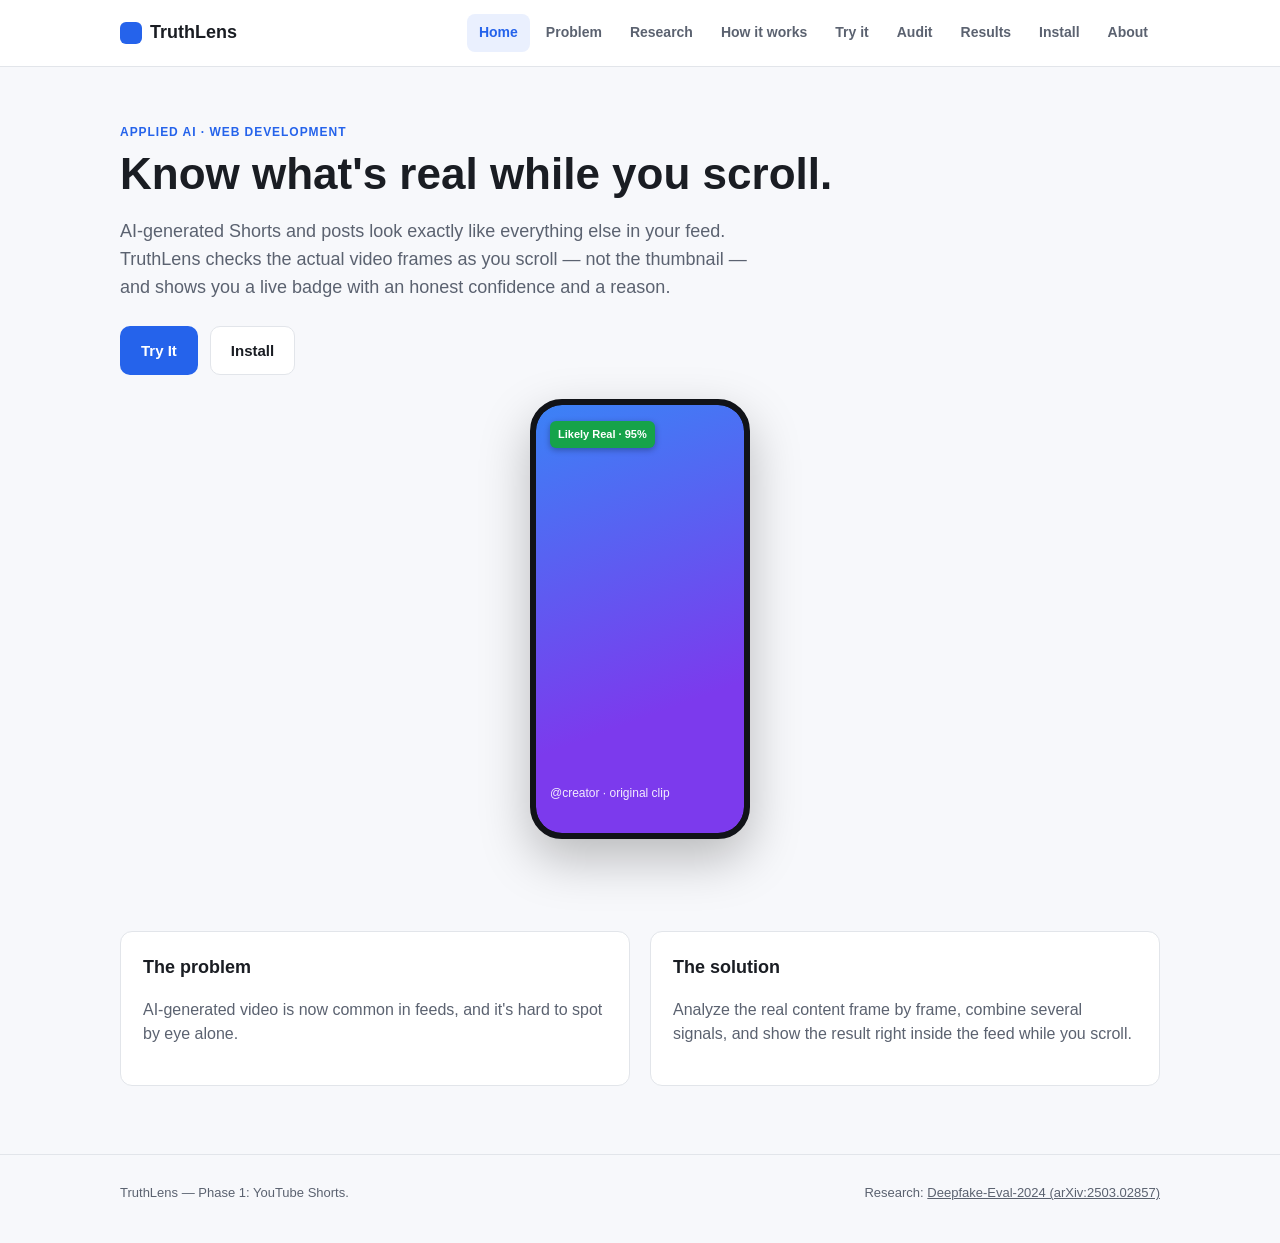
<file: site/index.html>
<!doctype html>
<html lang="en">
<head>
  <meta charset="utf-8" />
  <meta name="viewport" content="width=device-width, initial-scale=1" />
  <title>TruthLens — know what's real while you scroll</title>
  <meta name="description" content="TruthLens checks the actual frames of short videos and posts for AI-generated content, live, while you scroll." />
  <link rel="stylesheet" href="style.css" />
</head>
<body>
  <nav class="tl-nav">
    <div class="tl-nav-inner">
      <a class="tl-brand" href="index.html"><span class="tl-brand-mark" aria-hidden="true"></span>TruthLens</a>
      <ul class="tl-nav-links">
        <li><a href="index.html">Home</a></li>
        <li><a href="problem.html">Problem</a></li>
        <li><a href="research.html">Research</a></li>
        <li><a href="how-it-works.html">How it works</a></li>
        <li><a href="try-it.html">Try it</a></li>
        <li><a href="audit.html">Audit</a></li>
        <li><a href="results.html">Results</a></li>
        <li><a href="install.html">Install</a></li>
        <li><a href="about.html">About</a></li>
      </ul>
    </div>
  </nav>

  <main>
    <section class="tl-hero">
      <div class="tl-container">
        <p class="tl-eyebrow">Applied AI · Web Development</p>
        <h1>Know what's real while you scroll.</h1>
        <p class="tl-lede">
          AI-generated Shorts and posts look exactly like everything else in your feed.
          TruthLens checks the actual video frames as you scroll — not the thumbnail — and shows
          you a live badge with an honest confidence and a reason.
        </p>
        <div class="tl-btn-row">
          <a class="tl-btn tl-btn--primary" href="try-it.html">Try It</a>
          <a class="tl-btn tl-btn--secondary" href="install.html">Install</a>
        </div>

        <div class="tl-hero-visual">
          <div class="tl-phone" role="img" aria-label="Illustration of a phone playing a short video with a green 'Likely Real, 95%' TruthLens badge in the top-left corner">
            <div class="tl-phone-screen">
              <span class="tl-phone-badge">Likely Real · 95%</span>
              <p class="tl-phone-caption">@creator · original clip</p>
            </div>
          </div>
        </div>
      </div>
    </section>

    <section class="tl-section tl-section--tight">
      <div class="tl-container tl-grid">
        <div class="tl-card">
          <h3>The problem</h3>
          <p>AI-generated video is now common in feeds, and it's hard to spot by eye alone.</p>
        </div>
        <div class="tl-card">
          <h3>The solution</h3>
          <p>Analyze the real content frame by frame, combine several signals, and show the
             result right inside the feed while you scroll.</p>
        </div>
      </div>
    </section>
  </main>

  <footer class="tl-footer">
    <div class="tl-container">
      <span>TruthLens — Phase 1: YouTube Shorts.</span>
      <span>Research: <a href="https://arxiv.org/abs/2503.02857" target="_blank" rel="noopener noreferrer">Deepfake-Eval-2024 (arXiv:2503.02857)</a></span>
    </div>
  </footer>

  <script src="app.js"></script>
</body>
</html>
</file>
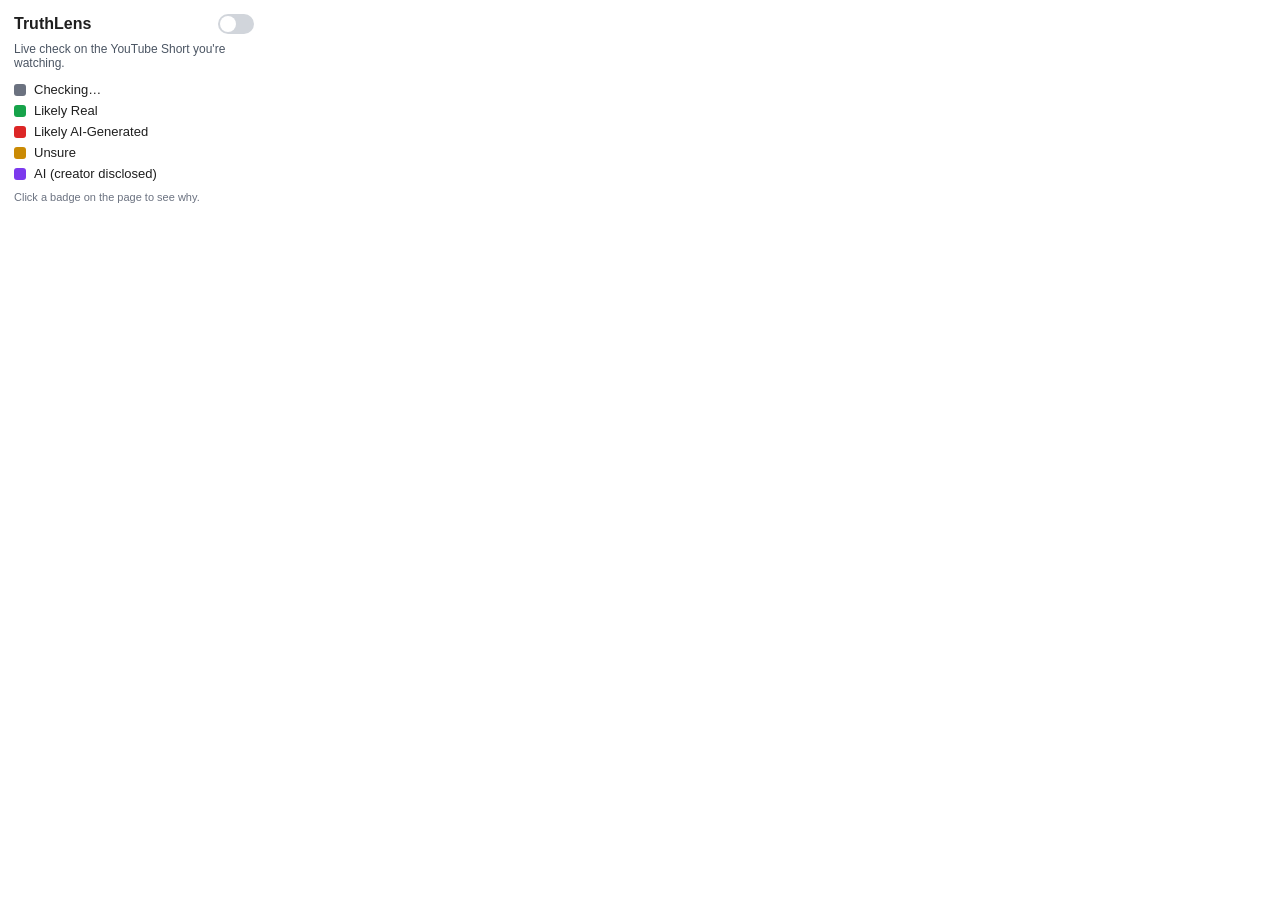
<file: extension/popup.html>
<!doctype html>
<html lang="en">
  <head>
    <meta charset="utf-8" />
    <title>TruthLens</title>
    <link rel="stylesheet" href="popup.css" />
  </head>
  <body>
    <header class="tl-popup-header">
      <span class="tl-popup-title">TruthLens</span>
      <label class="tl-switch">
        <input type="checkbox" id="tl-enabled-toggle" />
        <span class="tl-switch-slider"></span>
      </label>
    </header>

    <p class="tl-popup-subtitle">Live check on the YouTube Short you're watching.</p>

    <ul class="tl-legend">
      <li><span class="tl-swatch tl-checking"></span> Checking…</li>
      <li><span class="tl-swatch tl-real"></span> Likely Real</li>
      <li><span class="tl-swatch tl-ai"></span> Likely AI-Generated</li>
      <li><span class="tl-swatch tl-unsure"></span> Unsure</li>
      <li><span class="tl-swatch tl-disclosed"></span> AI (creator disclosed)</li>
    </ul>

    <p class="tl-popup-footnote">Click a badge on the page to see why.</p>

    <script src="popup.js"></script>
  </body>
</html>
</file>
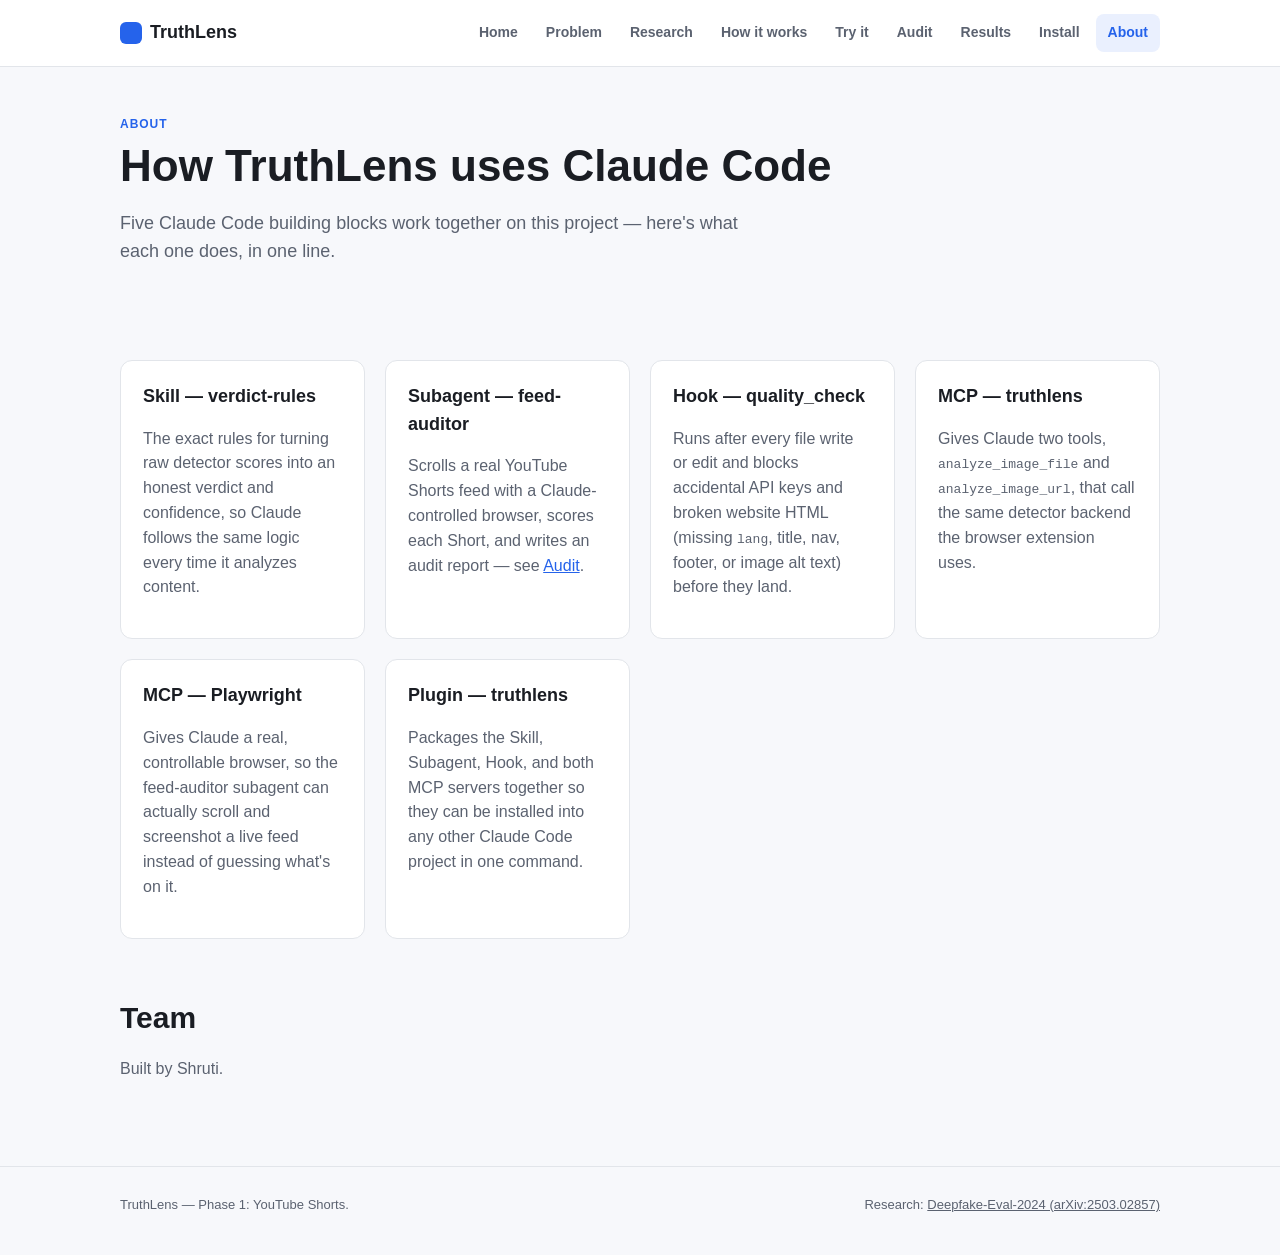
<file: site/about.html>
<!doctype html>
<html lang="en">
<head>
  <meta charset="utf-8" />
  <meta name="viewport" content="width=device-width, initial-scale=1" />
  <title>About — TruthLens</title>
  <meta name="description" content="The Claude Code pieces behind TruthLens, and who built it." />
  <link rel="stylesheet" href="style.css" />
</head>
<body>
  <nav class="tl-nav">
    <div class="tl-nav-inner">
      <a class="tl-brand" href="index.html"><span class="tl-brand-mark" aria-hidden="true"></span>TruthLens</a>
      <ul class="tl-nav-links">
        <li><a href="index.html">Home</a></li>
        <li><a href="problem.html">Problem</a></li>
        <li><a href="research.html">Research</a></li>
        <li><a href="how-it-works.html">How it works</a></li>
        <li><a href="try-it.html">Try it</a></li>
        <li><a href="audit.html">Audit</a></li>
        <li><a href="results.html">Results</a></li>
        <li><a href="install.html">Install</a></li>
        <li><a href="about.html">About</a></li>
      </ul>
    </div>
  </nav>

  <main>
    <section class="tl-section">
      <div class="tl-container">
        <p class="tl-eyebrow">About</p>
        <h1>How TruthLens uses Claude Code</h1>
        <p class="tl-lede">Five Claude Code building blocks work together on this project — here's
           what each one does, in one line.</p>
      </div>
    </section>

    <section class="tl-section tl-section--tight">
      <div class="tl-container tl-grid">
        <div class="tl-card">
          <h3>Skill — verdict-rules</h3>
          <p>The exact rules for turning raw detector scores into an honest verdict and
             confidence, so Claude follows the same logic every time it analyzes content.</p>
        </div>
        <div class="tl-card">
          <h3>Subagent — feed-auditor</h3>
          <p>Scrolls a real YouTube Shorts feed with a Claude-controlled browser, scores each
             Short, and writes an audit report — see <a href="audit.html">Audit</a>.</p>
        </div>
        <div class="tl-card">
          <h3>Hook — quality_check</h3>
          <p>Runs after every file write or edit and blocks accidental API keys and broken
             website HTML (missing <code>lang</code>, title, nav, footer, or image alt text)
             before they land.</p>
        </div>
        <div class="tl-card">
          <h3>MCP — truthlens</h3>
          <p>Gives Claude two tools, <code>analyze_image_file</code> and
             <code>analyze_image_url</code>, that call the same detector backend the browser
             extension uses.</p>
        </div>
        <div class="tl-card">
          <h3>MCP — Playwright</h3>
          <p>Gives Claude a real, controllable browser, so the feed-auditor subagent can actually
             scroll and screenshot a live feed instead of guessing what's on it.</p>
        </div>
        <div class="tl-card">
          <h3>Plugin — truthlens</h3>
          <p>Packages the Skill, Subagent, Hook, and both MCP servers together so they can be
             installed into any other Claude Code project in one command.</p>
        </div>
      </div>
    </section>

    <section class="tl-section tl-section--tight">
      <div class="tl-container">
        <h2>Team</h2>
        <p>Built by Shruti.</p>
      </div>
    </section>
  </main>

  <footer class="tl-footer">
    <div class="tl-container">
      <span>TruthLens — Phase 1: YouTube Shorts.</span>
      <span>Research: <a href="https://arxiv.org/abs/2503.02857" target="_blank" rel="noopener noreferrer">Deepfake-Eval-2024 (arXiv:2503.02857)</a></span>
    </div>
  </footer>

  <script src="app.js"></script>
</body>
</html>
</file>
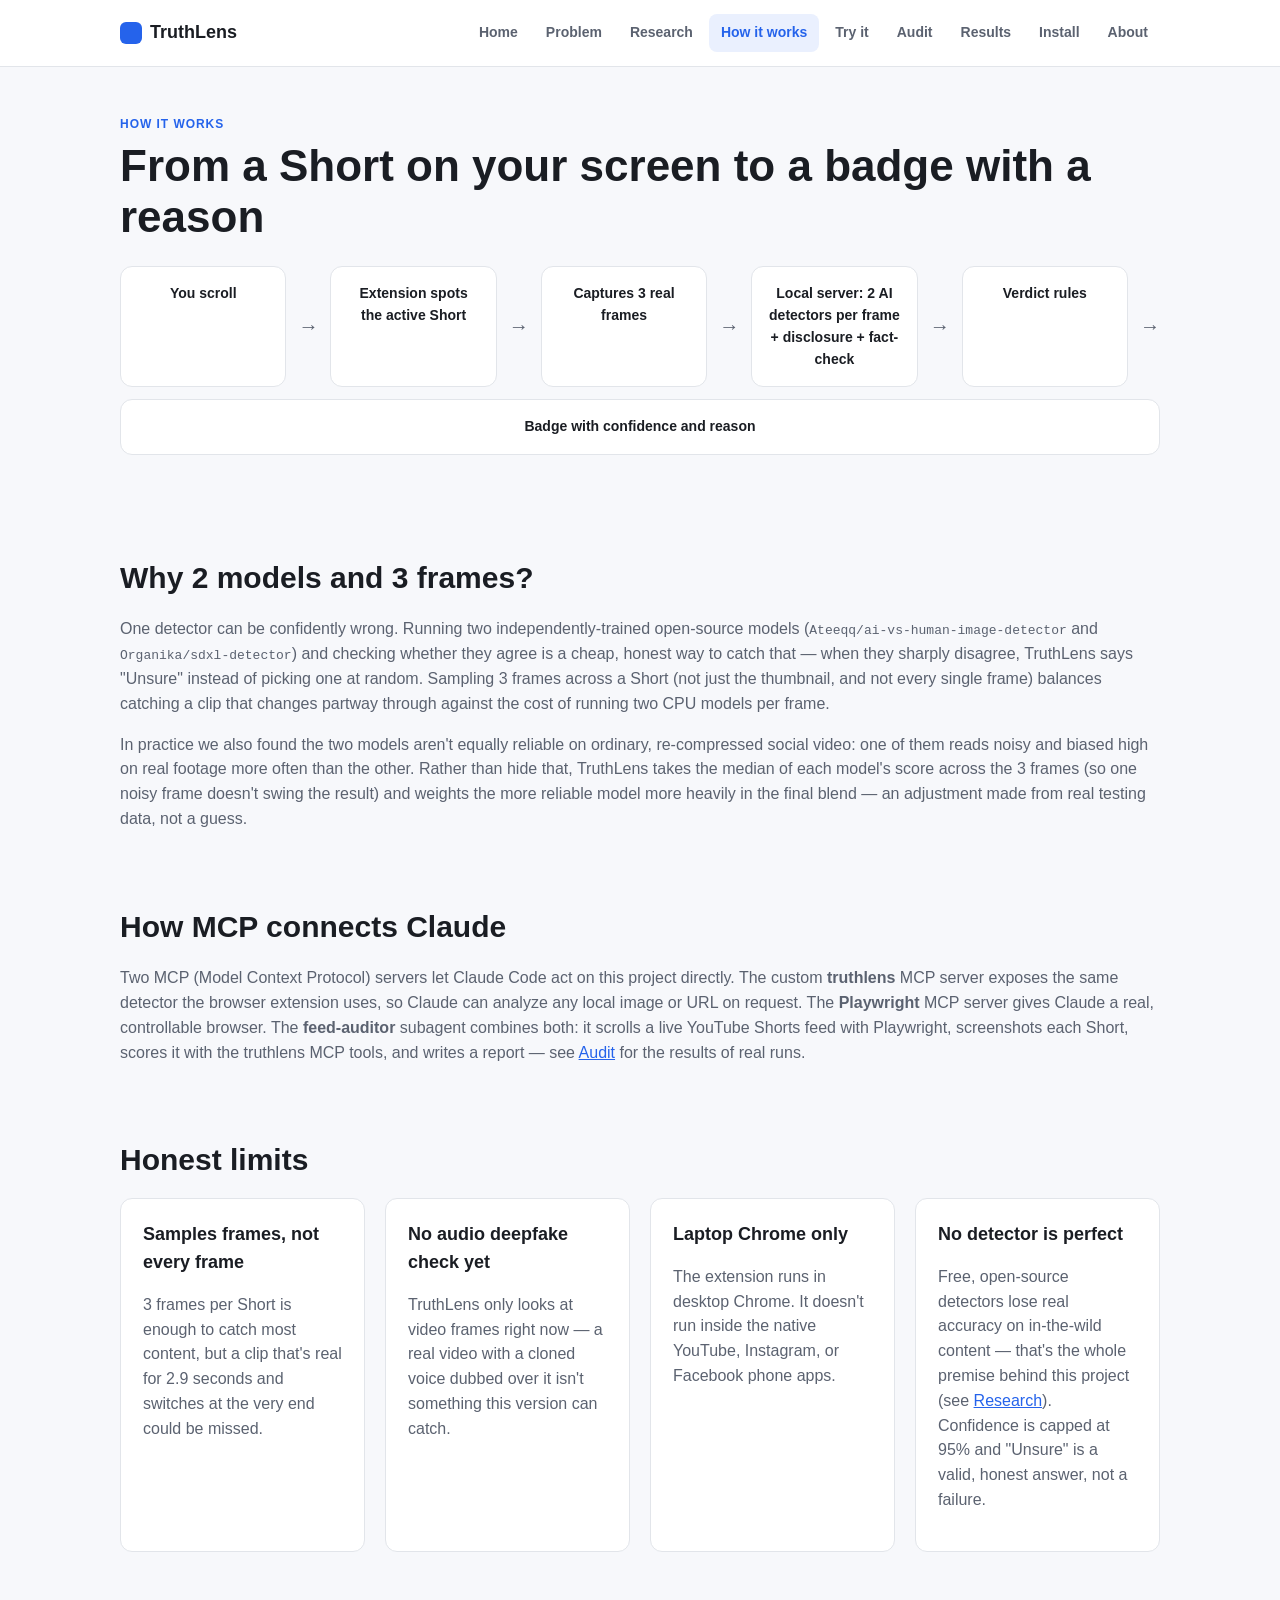
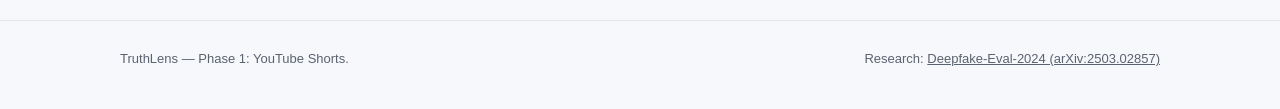
<file: site/how-it-works.html>
<!doctype html>
<html lang="en">
<head>
  <meta charset="utf-8" />
  <meta name="viewport" content="width=device-width, initial-scale=1" />
  <title>How it works — TruthLens</title>
  <meta name="description" content="The pipeline behind TruthLens's live badge, why it uses two models and three frames, and its honest limits." />
  <link rel="stylesheet" href="style.css" />
</head>
<body>
  <nav class="tl-nav">
    <div class="tl-nav-inner">
      <a class="tl-brand" href="index.html"><span class="tl-brand-mark" aria-hidden="true"></span>TruthLens</a>
      <ul class="tl-nav-links">
        <li><a href="index.html">Home</a></li>
        <li><a href="problem.html">Problem</a></li>
        <li><a href="research.html">Research</a></li>
        <li><a href="how-it-works.html">How it works</a></li>
        <li><a href="try-it.html">Try it</a></li>
        <li><a href="audit.html">Audit</a></li>
        <li><a href="results.html">Results</a></li>
        <li><a href="install.html">Install</a></li>
        <li><a href="about.html">About</a></li>
      </ul>
    </div>
  </nav>

  <main>
    <section class="tl-section">
      <div class="tl-container">
        <p class="tl-eyebrow">How it works</p>
        <h1>From a Short on your screen to a badge with a reason</h1>

        <div class="tl-flow" role="img" aria-label="Flow diagram: you scroll, the extension spots the active Short, captures 3 real frames, the local server runs 2 AI detectors per frame plus creator-disclosure and fact-check checks, verdict rules combine everything, and a badge shows with confidence and reason">
          <div class="tl-flow-step">You scroll</div>
          <div class="tl-flow-arrow" aria-hidden="true">→</div>
          <div class="tl-flow-step">Extension spots the active Short</div>
          <div class="tl-flow-arrow" aria-hidden="true">→</div>
          <div class="tl-flow-step">Captures 3 real frames</div>
          <div class="tl-flow-arrow" aria-hidden="true">→</div>
          <div class="tl-flow-step">Local server: 2 AI detectors per frame + disclosure + fact-check</div>
          <div class="tl-flow-arrow" aria-hidden="true">→</div>
          <div class="tl-flow-step">Verdict rules</div>
          <div class="tl-flow-arrow" aria-hidden="true">→</div>
          <div class="tl-flow-step">Badge with confidence and reason</div>
        </div>
      </div>
    </section>

    <section class="tl-section tl-section--tight">
      <div class="tl-container">
        <h2>Why 2 models and 3 frames?</h2>
        <p>
          One detector can be confidently wrong. Running two independently-trained open-source
          models (<code>Ateeqq/ai-vs-human-image-detector</code> and
          <code>Organika/sdxl-detector</code>) and checking whether they agree is a cheap, honest
          way to catch that — when they sharply disagree, TruthLens says "Unsure" instead of
          picking one at random. Sampling 3 frames across a Short (not just the thumbnail, and not
          every single frame) balances catching a clip that changes partway through against the
          cost of running two CPU models per frame.
        </p>
        <p>
          In practice we also found the two models aren't equally reliable on ordinary,
          re-compressed social video: one of them reads noisy and biased high on real footage more
          often than the other. Rather than hide that, TruthLens takes the median of each model's
          score across the 3 frames (so one noisy frame doesn't swing the result) and weights the
          more reliable model more heavily in the final blend — an adjustment made from real
          testing data, not a guess.
        </p>
      </div>
    </section>

    <section class="tl-section tl-section--tight">
      <div class="tl-container">
        <h2>How MCP connects Claude</h2>
        <p>
          Two MCP (Model Context Protocol) servers let Claude Code act on this project directly.
          The custom <strong>truthlens</strong> MCP server exposes the same detector the browser
          extension uses, so Claude can analyze any local image or URL on request. The
          <strong>Playwright</strong> MCP server gives Claude a real, controllable browser. The
          <strong>feed-auditor</strong> subagent combines both: it scrolls a live YouTube Shorts
          feed with Playwright, screenshots each Short, scores it with the truthlens MCP tools, and
          writes a report — see <a href="audit.html">Audit</a> for the results of real runs.
        </p>
      </div>
    </section>

    <section class="tl-section tl-section--tight">
      <div class="tl-container">
        <h2>Honest limits</h2>
        <div class="tl-grid">
          <div class="tl-card">
            <h3>Samples frames, not every frame</h3>
            <p>3 frames per Short is enough to catch most content, but a clip that's real for 2.9
               seconds and switches at the very end could be missed.</p>
          </div>
          <div class="tl-card">
            <h3>No audio deepfake check yet</h3>
            <p>TruthLens only looks at video frames right now — a real video with a cloned voice
               dubbed over it isn't something this version can catch.</p>
          </div>
          <div class="tl-card">
            <h3>Laptop Chrome only</h3>
            <p>The extension runs in desktop Chrome. It doesn't run inside the native YouTube,
               Instagram, or Facebook phone apps.</p>
          </div>
          <div class="tl-card">
            <h3>No detector is perfect</h3>
            <p>Free, open-source detectors lose real accuracy on in-the-wild content — that's the
               whole premise behind this project (see <a href="research.html">Research</a>).
               Confidence is capped at 95% and "Unsure" is a valid, honest answer, not a failure.</p>
          </div>
        </div>
      </div>
    </section>
  </main>

  <footer class="tl-footer">
    <div class="tl-container">
      <span>TruthLens — Phase 1: YouTube Shorts.</span>
      <span>Research: <a href="https://arxiv.org/abs/2503.02857" target="_blank" rel="noopener noreferrer">Deepfake-Eval-2024 (arXiv:2503.02857)</a></span>
    </div>
  </footer>

  <script src="app.js"></script>
</body>
</html>
</file>
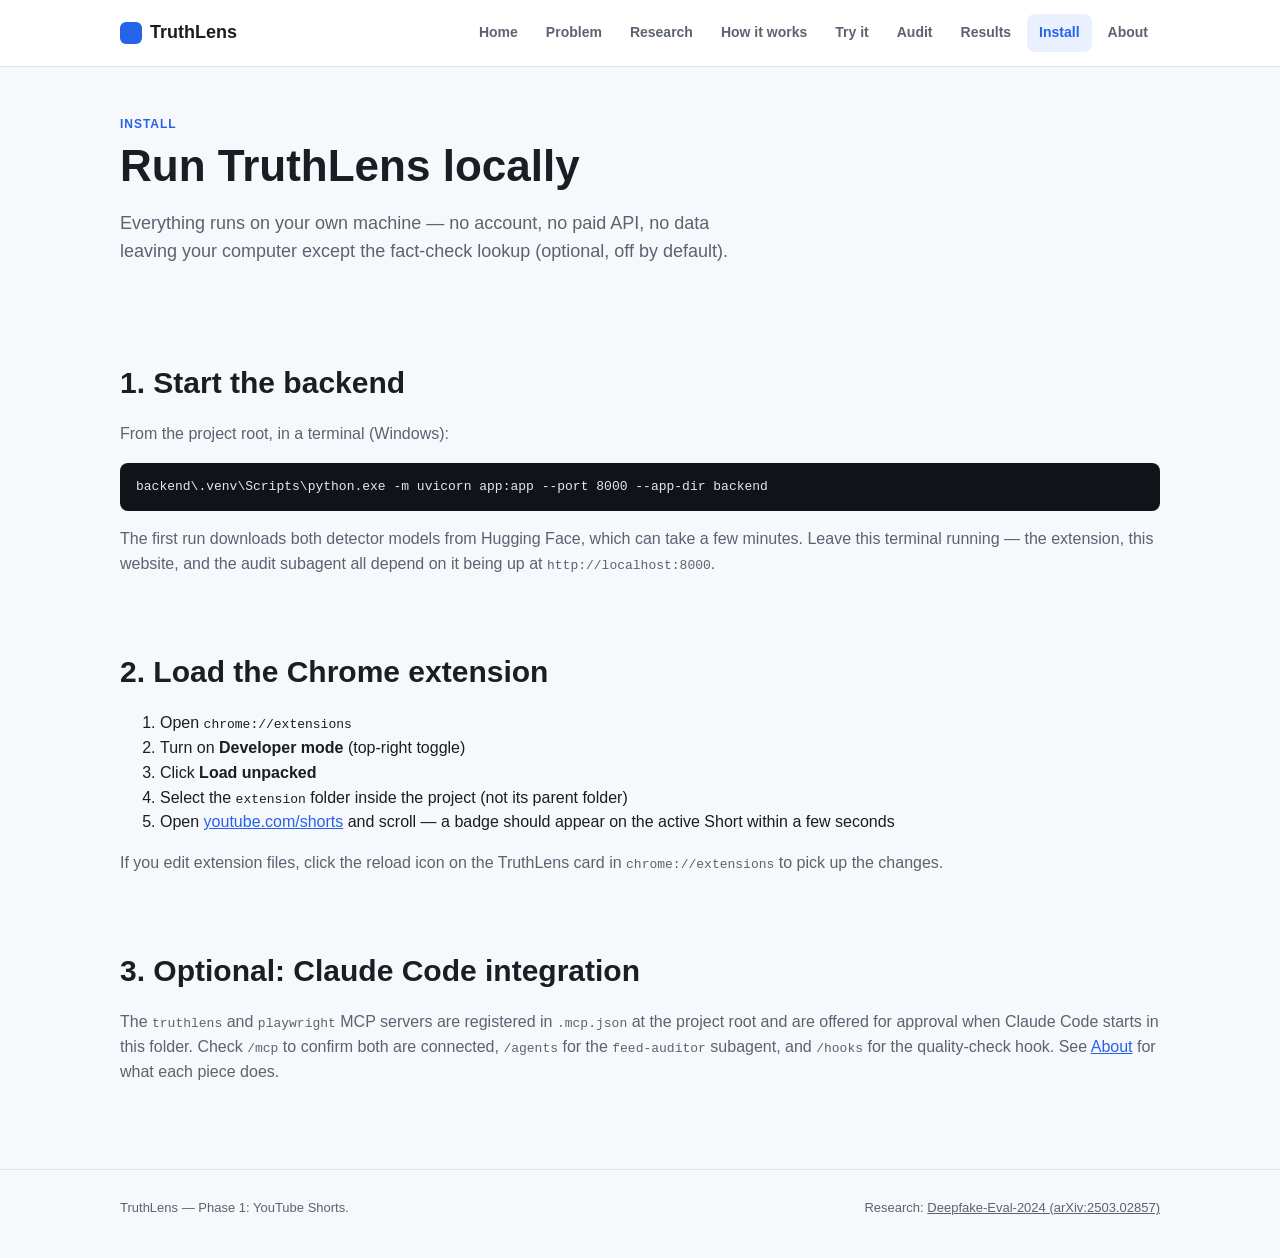
<file: site/install.html>
<!doctype html>
<html lang="en">
<head>
  <meta charset="utf-8" />
  <meta name="viewport" content="width=device-width, initial-scale=1" />
  <title>Install — TruthLens</title>
  <meta name="description" content="How to run the TruthLens backend and load the Chrome extension." />
  <link rel="stylesheet" href="style.css" />
</head>
<body>
  <nav class="tl-nav">
    <div class="tl-nav-inner">
      <a class="tl-brand" href="index.html"><span class="tl-brand-mark" aria-hidden="true"></span>TruthLens</a>
      <ul class="tl-nav-links">
        <li><a href="index.html">Home</a></li>
        <li><a href="problem.html">Problem</a></li>
        <li><a href="research.html">Research</a></li>
        <li><a href="how-it-works.html">How it works</a></li>
        <li><a href="try-it.html">Try it</a></li>
        <li><a href="audit.html">Audit</a></li>
        <li><a href="results.html">Results</a></li>
        <li><a href="install.html">Install</a></li>
        <li><a href="about.html">About</a></li>
      </ul>
    </div>
  </nav>

  <main>
    <section class="tl-section">
      <div class="tl-container">
        <p class="tl-eyebrow">Install</p>
        <h1>Run TruthLens locally</h1>
        <p class="tl-lede">Everything runs on your own machine — no account, no paid API, no data
           leaving your computer except the fact-check lookup (optional, off by default).</p>
      </div>
    </section>

    <section class="tl-section tl-section--tight">
      <div class="tl-container">
        <h2>1. Start the backend</h2>
        <p>From the project root, in a terminal (Windows):</p>
        <code class="tl-code">backend\.venv\Scripts\python.exe -m uvicorn app:app --port 8000 --app-dir backend</code>
        <p class="tl-muted">
          The first run downloads both detector models from Hugging Face, which can take a few
          minutes. Leave this terminal running — the extension, this website, and the audit
          subagent all depend on it being up at <code>http://localhost:8000</code>.
        </p>
      </div>
    </section>

    <section class="tl-section tl-section--tight">
      <div class="tl-container">
        <h2>2. Load the Chrome extension</h2>
        <ol>
          <li>Open <code>chrome://extensions</code></li>
          <li>Turn on <strong>Developer mode</strong> (top-right toggle)</li>
          <li>Click <strong>Load unpacked</strong></li>
          <li>Select the <code>extension</code> folder inside the project (not its parent folder)</li>
          <li>Open <a href="https://www.youtube.com/shorts" target="_blank" rel="noopener noreferrer">youtube.com/shorts</a> and scroll — a badge should appear on the active Short within a few seconds</li>
        </ol>
        <p class="tl-muted">If you edit extension files, click the reload icon on the TruthLens
           card in <code>chrome://extensions</code> to pick up the changes.</p>
      </div>
    </section>

    <section class="tl-section tl-section--tight">
      <div class="tl-container">
        <h2>3. Optional: Claude Code integration</h2>
        <p>
          The <code>truthlens</code> and <code>playwright</code> MCP servers are registered in
          <code>.mcp.json</code> at the project root and are offered for approval when Claude Code
          starts in this folder. Check <code>/mcp</code> to confirm both are connected,
          <code>/agents</code> for the <code>feed-auditor</code> subagent, and <code>/hooks</code>
          for the quality-check hook. See <a href="about.html">About</a> for what each piece does.
        </p>
      </div>
    </section>
  </main>

  <footer class="tl-footer">
    <div class="tl-container">
      <span>TruthLens — Phase 1: YouTube Shorts.</span>
      <span>Research: <a href="https://arxiv.org/abs/2503.02857" target="_blank" rel="noopener noreferrer">Deepfake-Eval-2024 (arXiv:2503.02857)</a></span>
    </div>
  </footer>

  <script src="app.js"></script>
</body>
</html>
</file>
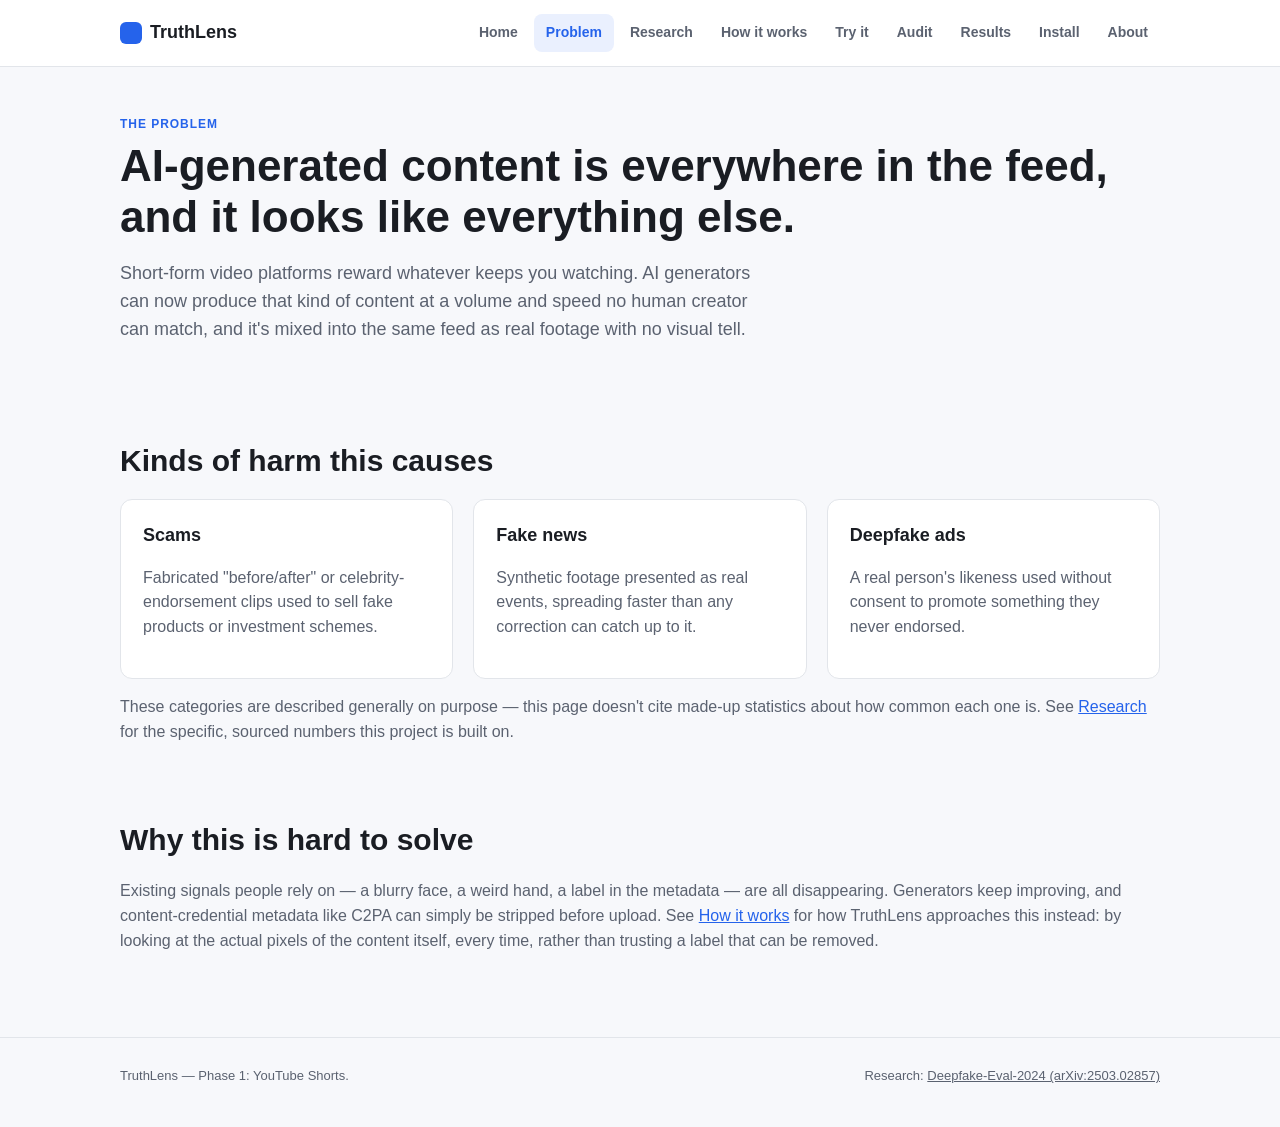
<file: site/problem.html>
<!doctype html>
<html lang="en">
<head>
  <meta charset="utf-8" />
  <meta name="viewport" content="width=device-width, initial-scale=1" />
  <title>The problem — TruthLens</title>
  <meta name="description" content="Why AI-generated Shorts and posts are hard to spot, and the kinds of harm they cause." />
  <link rel="stylesheet" href="style.css" />
</head>
<body>
  <nav class="tl-nav">
    <div class="tl-nav-inner">
      <a class="tl-brand" href="index.html"><span class="tl-brand-mark" aria-hidden="true"></span>TruthLens</a>
      <ul class="tl-nav-links">
        <li><a href="index.html">Home</a></li>
        <li><a href="problem.html">Problem</a></li>
        <li><a href="research.html">Research</a></li>
        <li><a href="how-it-works.html">How it works</a></li>
        <li><a href="try-it.html">Try it</a></li>
        <li><a href="audit.html">Audit</a></li>
        <li><a href="results.html">Results</a></li>
        <li><a href="install.html">Install</a></li>
        <li><a href="about.html">About</a></li>
      </ul>
    </div>
  </nav>

  <main>
    <section class="tl-section">
      <div class="tl-container">
        <p class="tl-eyebrow">The problem</p>
        <h1>AI-generated content is everywhere in the feed, and it looks like everything else.</h1>
        <p class="tl-lede">
          Short-form video platforms reward whatever keeps you watching. AI generators can now
          produce that kind of content at a volume and speed no human creator can match, and it's
          mixed into the same feed as real footage with no visual tell.
        </p>
      </div>
    </section>

    <section class="tl-section tl-section--tight">
      <div class="tl-container">
        <h2>Kinds of harm this causes</h2>
        <div class="tl-grid">
          <div class="tl-card">
            <h3>Scams</h3>
            <p>Fabricated "before/after" or celebrity-endorsement clips used to sell fake products
               or investment schemes.</p>
          </div>
          <div class="tl-card">
            <h3>Fake news</h3>
            <p>Synthetic footage presented as real events, spreading faster than any correction
               can catch up to it.</p>
          </div>
          <div class="tl-card">
            <h3>Deepfake ads</h3>
            <p>A real person's likeness used without consent to promote something they never
               endorsed.</p>
          </div>
        </div>
        <p class="tl-muted">
          These categories are described generally on purpose — this page doesn't cite made-up
          statistics about how common each one is. See <a href="research.html">Research</a> for
          the specific, sourced numbers this project is built on.
        </p>
      </div>
    </section>

    <section class="tl-section tl-section--tight">
      <div class="tl-container">
        <h2>Why this is hard to solve</h2>
        <p>
          Existing signals people rely on — a blurry face, a weird hand, a label in the metadata —
          are all disappearing. Generators keep improving, and content-credential metadata like
          C2PA can simply be stripped before upload. See <a href="how-it-works.html">How it
          works</a> for how TruthLens approaches this instead: by looking at the actual pixels of
          the content itself, every time, rather than trusting a label that can be removed.
        </p>
      </div>
    </section>
  </main>

  <footer class="tl-footer">
    <div class="tl-container">
      <span>TruthLens — Phase 1: YouTube Shorts.</span>
      <span>Research: <a href="https://arxiv.org/abs/2503.02857" target="_blank" rel="noopener noreferrer">Deepfake-Eval-2024 (arXiv:2503.02857)</a></span>
    </div>
  </footer>

  <script src="app.js"></script>
</body>
</html>
</file>
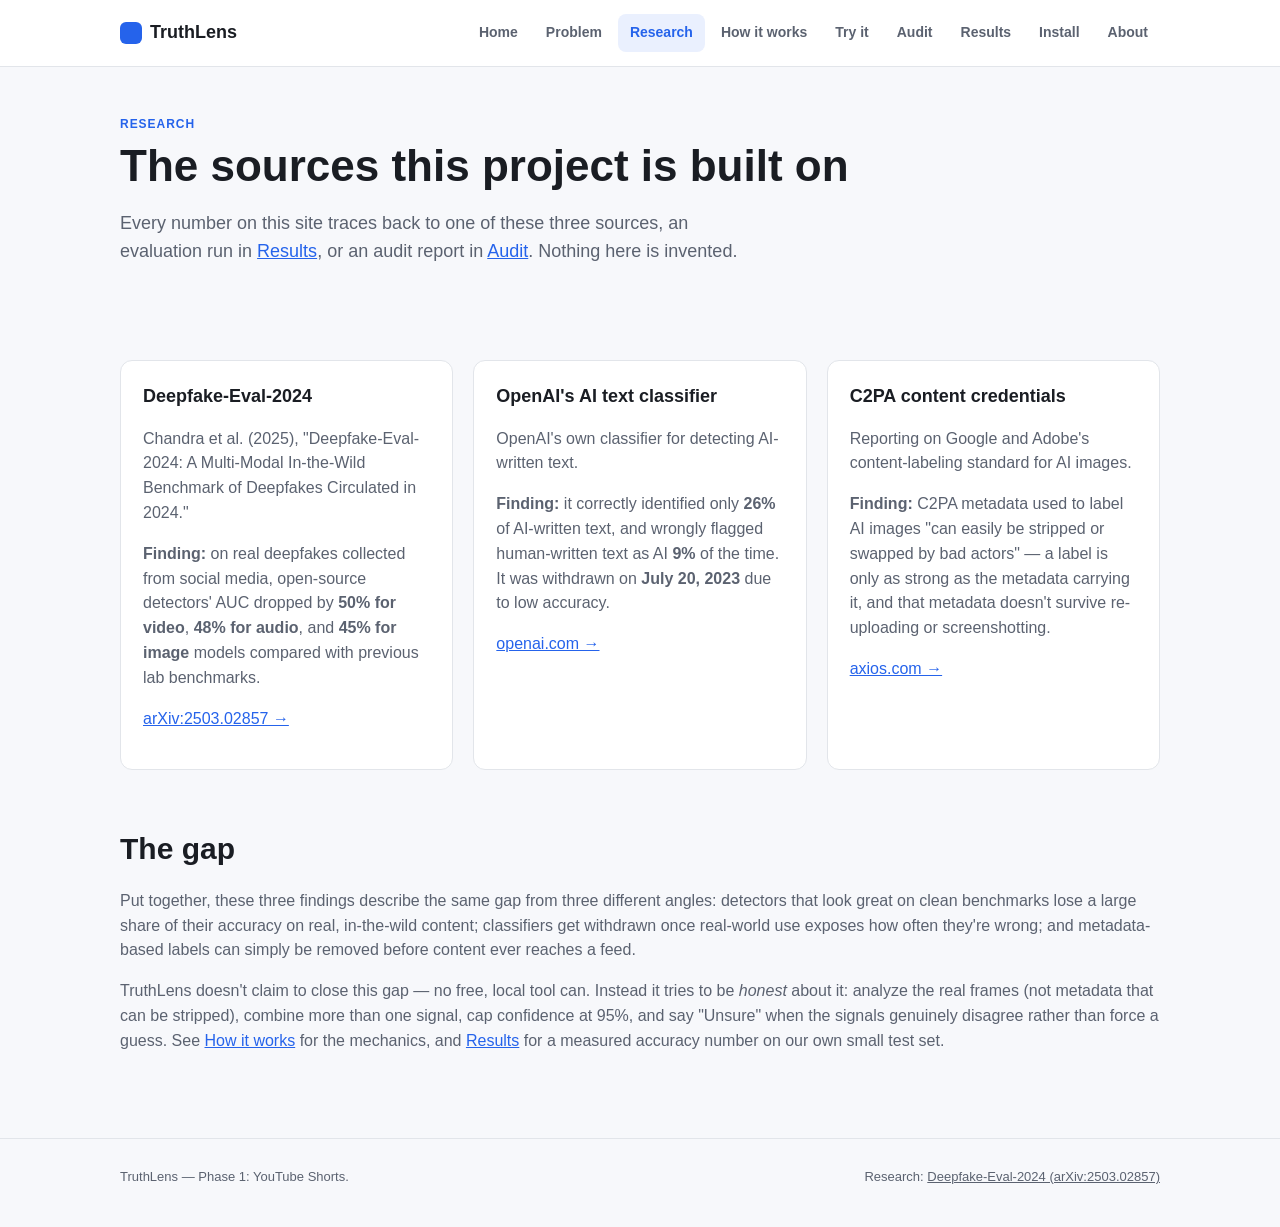
<file: site/research.html>
<!doctype html>
<html lang="en">
<head>
  <meta charset="utf-8" />
  <meta name="viewport" content="width=device-width, initial-scale=1" />
  <title>Research — TruthLens</title>
  <meta name="description" content="The three sources behind TruthLens and the research gap it addresses." />
  <link rel="stylesheet" href="style.css" />
</head>
<body>
  <nav class="tl-nav">
    <div class="tl-nav-inner">
      <a class="tl-brand" href="index.html"><span class="tl-brand-mark" aria-hidden="true"></span>TruthLens</a>
      <ul class="tl-nav-links">
        <li><a href="index.html">Home</a></li>
        <li><a href="problem.html">Problem</a></li>
        <li><a href="research.html">Research</a></li>
        <li><a href="how-it-works.html">How it works</a></li>
        <li><a href="try-it.html">Try it</a></li>
        <li><a href="audit.html">Audit</a></li>
        <li><a href="results.html">Results</a></li>
        <li><a href="install.html">Install</a></li>
        <li><a href="about.html">About</a></li>
      </ul>
    </div>
  </nav>

  <main>
    <section class="tl-section">
      <div class="tl-container">
        <p class="tl-eyebrow">Research</p>
        <h1>The sources this project is built on</h1>
        <p class="tl-lede">Every number on this site traces back to one of these three sources, an
           evaluation run in <a href="results.html">Results</a>, or an audit report in
           <a href="audit.html">Audit</a>. Nothing here is invented.</p>
      </div>
    </section>

    <section class="tl-section tl-section--tight">
      <div class="tl-container tl-grid">
        <div class="tl-card">
          <h3>Deepfake-Eval-2024</h3>
          <p>Chandra et al. (2025), "Deepfake-Eval-2024: A Multi-Modal In-the-Wild Benchmark of
             Deepfakes Circulated in 2024."</p>
          <p><strong>Finding:</strong> on real deepfakes collected from social media, open-source
             detectors' AUC dropped by <strong>50% for video</strong>, <strong>48% for
             audio</strong>, and <strong>45% for image</strong> models compared with previous lab
             benchmarks.</p>
          <p><a href="https://arxiv.org/abs/2503.02857" target="_blank" rel="noopener noreferrer">arXiv:2503.02857 →</a></p>
        </div>

        <div class="tl-card">
          <h3>OpenAI's AI text classifier</h3>
          <p>OpenAI's own classifier for detecting AI-written text.</p>
          <p><strong>Finding:</strong> it correctly identified only <strong>26%</strong> of
             AI-written text, and wrongly flagged human-written text as AI <strong>9%</strong> of
             the time. It was withdrawn on <strong>July 20, 2023</strong> due to low accuracy.</p>
          <p><a href="https://openai.com/index/new-ai-classifier-for-indicating-ai-written-text/" target="_blank" rel="noopener noreferrer">openai.com →</a></p>
        </div>

        <div class="tl-card">
          <h3>C2PA content credentials</h3>
          <p>Reporting on Google and Adobe's content-labeling standard for AI images.</p>
          <p><strong>Finding:</strong> C2PA metadata used to label AI images "can easily be
             stripped or swapped by bad actors" — a label is only as strong as the metadata
             carrying it, and that metadata doesn't survive re-uploading or screenshotting.</p>
          <p><a href="https://www.axios.com/2024/02/08/google-adobe-label-artificial-intelligence-deepfakes" target="_blank" rel="noopener noreferrer">axios.com →</a></p>
        </div>
      </div>
    </section>

    <section class="tl-section tl-section--tight">
      <div class="tl-container">
        <h2>The gap</h2>
        <p>
          Put together, these three findings describe the same gap from three different angles:
          detectors that look great on clean benchmarks lose a large share of their accuracy on
          real, in-the-wild content; classifiers get withdrawn once real-world use exposes how
          often they're wrong; and metadata-based labels can simply be removed before content ever
          reaches a feed.
        </p>
        <p>
          TruthLens doesn't claim to close this gap — no free, local tool can. Instead it tries to
          be <em>honest</em> about it: analyze the real frames (not metadata that can be stripped),
          combine more than one signal, cap confidence at 95%, and say "Unsure" when the signals
          genuinely disagree rather than force a guess. See <a href="how-it-works.html">How it
          works</a> for the mechanics, and <a href="results.html">Results</a> for a measured
          accuracy number on our own small test set.
        </p>
      </div>
    </section>
  </main>

  <footer class="tl-footer">
    <div class="tl-container">
      <span>TruthLens — Phase 1: YouTube Shorts.</span>
      <span>Research: <a href="https://arxiv.org/abs/2503.02857" target="_blank" rel="noopener noreferrer">Deepfake-Eval-2024 (arXiv:2503.02857)</a></span>
    </div>
  </footer>

  <script src="app.js"></script>
</body>
</html>
</file>
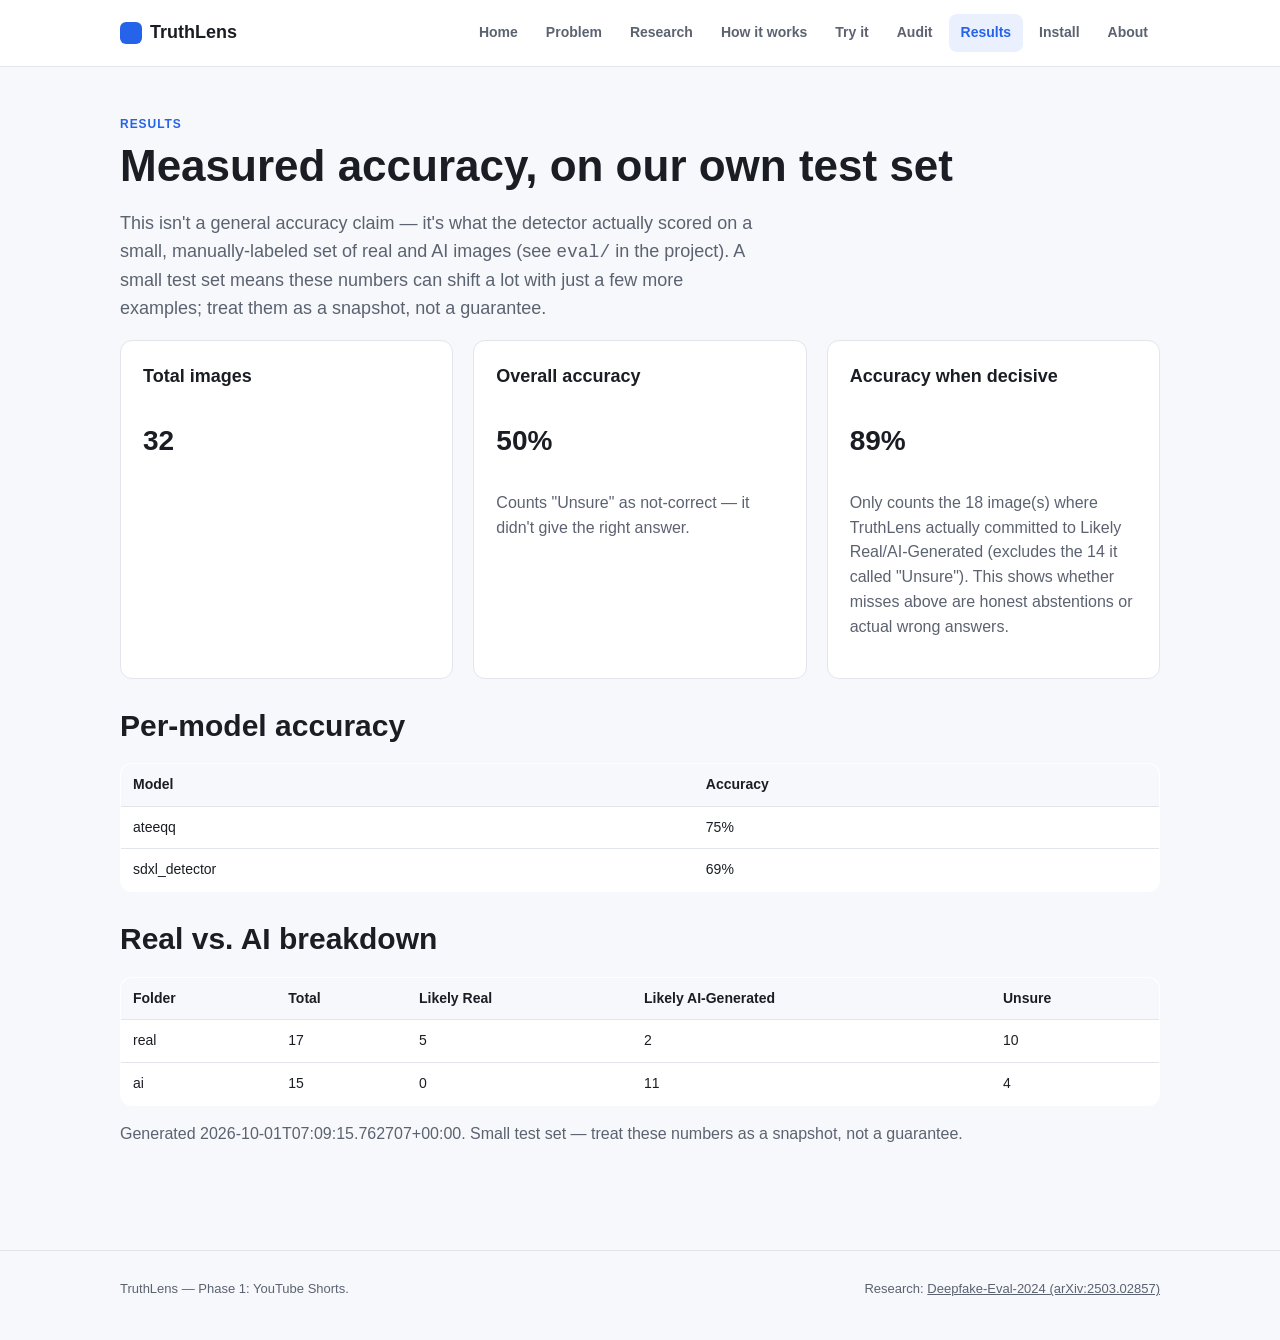
<file: site/results.html>
<!doctype html>
<html lang="en">
<head>
  <meta charset="utf-8" />
  <meta name="viewport" content="width=device-width, initial-scale=1" />
  <title>Results — TruthLens</title>
  <meta name="description" content="Measured accuracy of the TruthLens detector on a small labeled test set." />
  <link rel="stylesheet" href="style.css" />
</head>
<body>
  <nav class="tl-nav">
    <div class="tl-nav-inner">
      <a class="tl-brand" href="index.html"><span class="tl-brand-mark" aria-hidden="true"></span>TruthLens</a>
      <ul class="tl-nav-links">
        <li><a href="index.html">Home</a></li>
        <li><a href="problem.html">Problem</a></li>
        <li><a href="research.html">Research</a></li>
        <li><a href="how-it-works.html">How it works</a></li>
        <li><a href="try-it.html">Try it</a></li>
        <li><a href="audit.html">Audit</a></li>
        <li><a href="results.html">Results</a></li>
        <li><a href="install.html">Install</a></li>
        <li><a href="about.html">About</a></li>
      </ul>
    </div>
  </nav>

  <main>
    <section class="tl-section">
      <div class="tl-container">
        <p class="tl-eyebrow">Results</p>
        <h1>Measured accuracy, on our own test set</h1>
        <p class="tl-lede">
          This isn't a general accuracy claim — it's what the detector actually scored on a small,
          manually-labeled set of real and AI images (see <code>eval/</code> in the project). A
          small test set means these numbers can shift a lot with just a few more examples; treat
          them as a snapshot, not a guarantee.
        </p>
        <div id="tl-results"><p class="tl-muted">Loading evaluation data…</p></div>
      </div>
    </section>
  </main>

  <footer class="tl-footer">
    <div class="tl-container">
      <span>TruthLens — Phase 1: YouTube Shorts.</span>
      <span>Research: <a href="https://arxiv.org/abs/2503.02857" target="_blank" rel="noopener noreferrer">Deepfake-Eval-2024 (arXiv:2503.02857)</a></span>
    </div>
  </footer>

  <script src="app.js"></script>
  <script src="results.js"></script>
</body>
</html>
</file>
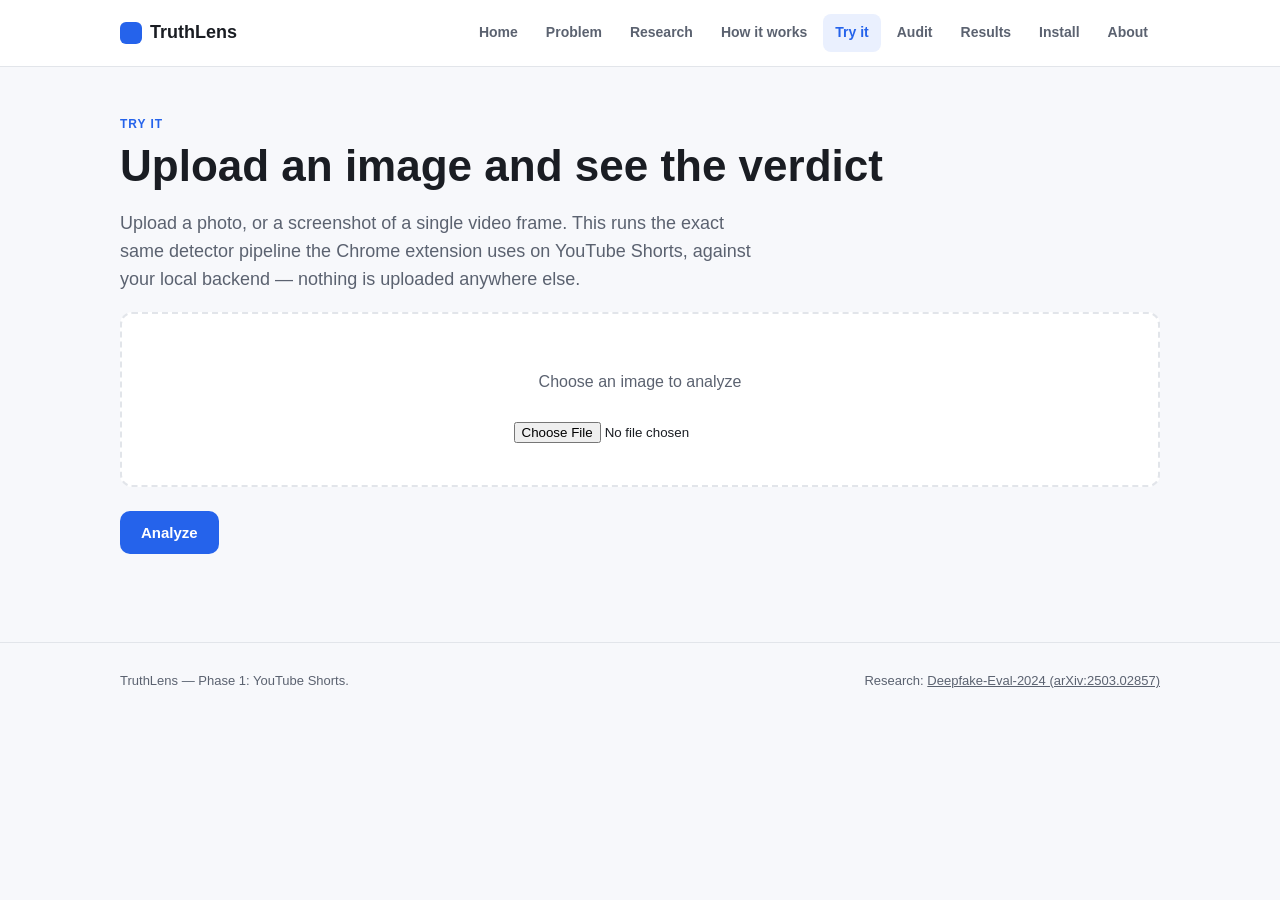
<file: site/try-it.html>
<!doctype html>
<html lang="en">
<head>
  <meta charset="utf-8" />
  <meta name="viewport" content="width=device-width, initial-scale=1" />
  <title>Try it — TruthLens</title>
  <meta name="description" content="Upload an image or a video-frame screenshot and get a TruthLens verdict." />
  <link rel="stylesheet" href="style.css" />
</head>
<body>
  <nav class="tl-nav">
    <div class="tl-nav-inner">
      <a class="tl-brand" href="index.html"><span class="tl-brand-mark" aria-hidden="true"></span>TruthLens</a>
      <ul class="tl-nav-links">
        <li><a href="index.html">Home</a></li>
        <li><a href="problem.html">Problem</a></li>
        <li><a href="research.html">Research</a></li>
        <li><a href="how-it-works.html">How it works</a></li>
        <li><a href="try-it.html">Try it</a></li>
        <li><a href="audit.html">Audit</a></li>
        <li><a href="results.html">Results</a></li>
        <li><a href="install.html">Install</a></li>
        <li><a href="about.html">About</a></li>
      </ul>
    </div>
  </nav>

  <main>
    <section class="tl-section">
      <div class="tl-container">
        <p class="tl-eyebrow">Try it</p>
        <h1>Upload an image and see the verdict</h1>
        <p class="tl-lede">
          Upload a photo, or a screenshot of a single video frame. This runs the exact same
          detector pipeline the Chrome extension uses on YouTube Shorts, against your local
          backend — nothing is uploaded anywhere else.
        </p>

        <form id="tl-try-form">
          <div class="tl-dropzone">
            <p>Choose an image to analyze</p>
            <input type="file" id="tl-file-input" accept="image/*" required />
            <div id="tl-preview-wrap" class="tl-preview-wrap" hidden>
              <img id="tl-preview-img" class="tl-preview-img" alt="Preview of the image you selected to analyze" />
            </div>
          </div>
          <div class="tl-btn-row">
            <button type="submit" class="tl-btn tl-btn--primary" id="tl-analyze-btn">Analyze</button>
          </div>
        </form>

        <div id="tl-result" aria-live="polite"></div>
      </div>
    </section>
  </main>

  <footer class="tl-footer">
    <div class="tl-container">
      <span>TruthLens — Phase 1: YouTube Shorts.</span>
      <span>Research: <a href="https://arxiv.org/abs/2503.02857" target="_blank" rel="noopener noreferrer">Deepfake-Eval-2024 (arXiv:2503.02857)</a></span>
    </div>
  </footer>

  <script src="app.js"></script>
  <script src="try-it.js"></script>
</body>
</html>
</file>
<file: site/style.css>
/* TruthLens site — shared styles for every page */

:root {
  --color-bg: #f7f8fb;
  --color-surface: #ffffff;
  --color-text: #1a1d23;
  --color-text-muted: #5b6270;
  --color-border: #e2e5ea;
  --color-primary: #2563eb;
  --color-primary-dark: #1d4ed8;

  --color-real: #16a34a;
  --color-ai: #dc2626;
  --color-unsure: #ca8a04;
  --color-disclosed: #7c3aed;

  --radius: 12px;
  --max-width: 1080px;
}

* {
  box-sizing: border-box;
}

html {
  scroll-behavior: smooth;
}

body {
  margin: 0;
  background: var(--color-bg);
  color: var(--color-text);
  font-family: -apple-system, BlinkMacSystemFont, "Segoe UI", Roboto, Arial, sans-serif;
  line-height: 1.55;
}

a {
  color: var(--color-primary);
}

img {
  max-width: 100%;
}

.tl-container {
  max-width: var(--max-width);
  margin: 0 auto;
  padding: 0 20px;
}

/* ---------- nav ---------- */

.tl-nav {
  background: var(--color-surface);
  border-bottom: 1px solid var(--color-border);
  position: sticky;
  top: 0;
  z-index: 100;
}

.tl-nav-inner {
  max-width: var(--max-width);
  margin: 0 auto;
  padding: 14px 20px;
  display: flex;
  align-items: center;
  justify-content: space-between;
  gap: 16px;
  flex-wrap: wrap;
}

.tl-brand {
  display: flex;
  align-items: center;
  gap: 8px;
  font-weight: 800;
  font-size: 18px;
  text-decoration: none;
  color: var(--color-text);
}

.tl-brand-mark {
  width: 22px;
  height: 22px;
  border-radius: 6px;
  background: var(--color-primary);
  display: inline-block;
}

.tl-nav-links {
  display: flex;
  flex-wrap: wrap;
  gap: 4px;
  list-style: none;
  margin: 0;
  padding: 0;
}

.tl-nav-links a {
  display: inline-block;
  padding: 8px 12px;
  border-radius: 8px;
  text-decoration: none;
  color: var(--color-text-muted);
  font-size: 14px;
  font-weight: 600;
}

.tl-nav-links a:hover {
  background: var(--color-bg);
  color: var(--color-text);
}

.tl-nav-links a[aria-current="page"] {
  color: var(--color-primary);
  background: #eaf0fe;
}

/* ---------- main / sections ---------- */

main {
  display: block;
}

.tl-section {
  padding: 48px 0;
}

.tl-section--tight {
  padding: 28px 0;
}

.tl-hero {
  padding: 56px 0 40px 0;
}

.tl-eyebrow {
  text-transform: uppercase;
  letter-spacing: 0.08em;
  font-size: 12px;
  font-weight: 700;
  color: var(--color-primary);
  margin: 0 0 8px 0;
}

h1 {
  font-size: clamp(28px, 5vw, 44px);
  line-height: 1.15;
  margin: 0 0 16px 0;
}

h2 {
  font-size: clamp(22px, 4vw, 30px);
  margin: 0 0 14px 0;
}

h3 {
  font-size: 18px;
  margin: 0 0 8px 0;
}

p {
  color: var(--color-text-muted);
}

.tl-lede {
  font-size: 18px;
  color: var(--color-text-muted);
  max-width: 640px;
}

/* ---------- buttons ---------- */

.tl-btn-row {
  display: flex;
  flex-wrap: wrap;
  gap: 12px;
  margin-top: 24px;
}

.tl-btn {
  display: inline-flex;
  align-items: center;
  gap: 8px;
  padding: 12px 20px;
  border-radius: 10px;
  text-decoration: none;
  font-weight: 700;
  font-size: 15px;
  border: 1px solid transparent;
  cursor: pointer;
}

.tl-btn--primary {
  background: var(--color-primary);
  color: #fff;
}

.tl-btn--primary:hover {
  background: var(--color-primary-dark);
}

.tl-btn--secondary {
  background: var(--color-surface);
  color: var(--color-text);
  border-color: var(--color-border);
}

.tl-btn--secondary:hover {
  border-color: var(--color-primary);
}

/* ---------- cards / grid ---------- */

.tl-grid {
  display: grid;
  gap: 20px;
  grid-template-columns: repeat(auto-fit, minmax(240px, 1fr));
}

.tl-card {
  background: var(--color-surface);
  border: 1px solid var(--color-border);
  border-radius: var(--radius);
  padding: 22px;
}

.tl-card h3 {
  margin-top: 0;
}

/* ---------- badges (match the extension) ---------- */

.tl-pill {
  display: inline-flex;
  align-items: center;
  gap: 6px;
  padding: 5px 10px;
  border-radius: 999px;
  font-size: 12px;
  font-weight: 700;
  color: #fff;
}

.tl-pill--real {
  background: var(--color-real);
}

.tl-pill--ai {
  background: var(--color-ai);
}

.tl-pill--unsure {
  background: var(--color-unsure);
  color: #1f1f1f;
}

.tl-pill--disclosed {
  background: var(--color-disclosed);
}

/* ---------- phone illustration (index page) ---------- */

.tl-phone {
  width: 220px;
  height: 440px;
  border-radius: 32px;
  background: #111318;
  border: 6px solid #111318;
  position: relative;
  margin: 0 auto;
  box-shadow: 0 20px 50px rgba(0, 0, 0, 0.25);
  overflow: hidden;
}

.tl-phone-screen {
  position: absolute;
  inset: 0;
  background: linear-gradient(160deg, #3b82f6, #7c3aed 70%);
  border-radius: 26px;
  overflow: hidden;
}

.tl-phone-badge {
  position: absolute;
  top: 16px;
  left: 14px;
  background: var(--color-real);
  color: #fff;
  font-size: 11px;
  font-weight: 700;
  padding: 5px 8px;
  border-radius: 6px;
  box-shadow: 0 2px 6px rgba(0, 0, 0, 0.3);
}

.tl-phone-caption {
  position: absolute;
  bottom: 18px;
  left: 14px;
  right: 14px;
  color: rgba(255, 255, 255, 0.9);
  font-size: 12px;
}

.tl-hero-visual {
  display: flex;
  justify-content: center;
  padding: 24px 0;
}

/* ---------- how-it-works flow diagram ---------- */

.tl-flow {
  display: flex;
  flex-wrap: wrap;
  gap: 12px;
  align-items: stretch;
  margin: 24px 0;
}

.tl-flow-step {
  flex: 1 1 160px;
  background: var(--color-surface);
  border: 1px solid var(--color-border);
  border-radius: var(--radius);
  padding: 16px;
  text-align: center;
  font-size: 14px;
  font-weight: 600;
}

.tl-flow-arrow {
  display: flex;
  align-items: center;
  justify-content: center;
  color: var(--color-text-muted);
  font-size: 20px;
}

/* ---------- forms ---------- */

.tl-dropzone {
  border: 2px dashed var(--color-border);
  border-radius: var(--radius);
  padding: 40px 20px;
  text-align: center;
  background: var(--color-surface);
}

.tl-dropzone input[type="file"] {
  margin-top: 12px;
}

.tl-preview-wrap {
  margin-top: 20px;
}

.tl-preview-img {
  max-width: 100%;
  max-height: 360px;
  border-radius: var(--radius);
  border: 1px solid var(--color-border);
}

/* ---------- tables ---------- */

table.tl-table {
  width: 100%;
  border-collapse: collapse;
  background: var(--color-surface);
  border: 1px solid var(--color-border);
  border-radius: var(--radius);
  overflow: hidden;
}

table.tl-table th,
table.tl-table td {
  text-align: left;
  padding: 10px 12px;
  border-bottom: 1px solid var(--color-border);
  font-size: 14px;
}

table.tl-table th {
  background: var(--color-bg);
  font-weight: 700;
}

table.tl-table tr:last-child td {
  border-bottom: none;
}

/* ---------- footer ---------- */

footer.tl-footer {
  border-top: 1px solid var(--color-border);
  margin-top: 40px;
  padding: 28px 0 40px 0;
  color: var(--color-text-muted);
  font-size: 13px;
}

footer.tl-footer .tl-container {
  display: flex;
  flex-wrap: wrap;
  gap: 12px;
  justify-content: space-between;
  align-items: center;
}

footer.tl-footer a {
  color: var(--color-text-muted);
  text-decoration: underline;
}

/* ---------- utility ---------- */

.tl-muted {
  color: var(--color-text-muted);
}

.tl-note {
  background: #fff7e6;
  border: 1px solid #fde3a7;
  border-radius: var(--radius);
  padding: 14px 16px;
  font-size: 14px;
}

.tl-code {
  display: block;
  background: #111318;
  color: #e5e7eb;
  padding: 14px 16px;
  border-radius: 8px;
  font-family: ui-monospace, SFMono-Regular, Menlo, Consolas, monospace;
  font-size: 13px;
  overflow-x: auto;
  white-space: pre;
}

@media (max-width: 640px) {
  .tl-nav-inner {
    flex-direction: column;
    align-items: flex-start;
  }
  .tl-phone {
    width: 180px;
    height: 360px;
  }
}
</file>
<file: extension/popup.css>
body {
  width: 240px;
  margin: 0;
  padding: 14px;
  font-family: -apple-system, BlinkMacSystemFont, "Segoe UI", Roboto, Arial, sans-serif;
  color: #1f1f1f;
}

.tl-popup-header {
  display: flex;
  align-items: center;
  justify-content: space-between;
}

.tl-popup-title {
  font-size: 16px;
  font-weight: 700;
}

.tl-popup-subtitle {
  font-size: 12px;
  color: #4b5563;
  margin: 8px 0 12px 0;
}

.tl-legend {
  list-style: none;
  margin: 0;
  padding: 0;
  font-size: 13px;
}

.tl-legend li {
  display: flex;
  align-items: center;
  gap: 8px;
  margin-bottom: 6px;
}

.tl-swatch {
  display: inline-block;
  width: 12px;
  height: 12px;
  border-radius: 3px;
}

.tl-swatch.tl-checking {
  background-color: #6b7280;
}
.tl-swatch.tl-real {
  background-color: #16a34a;
}
.tl-swatch.tl-ai {
  background-color: #dc2626;
}
.tl-swatch.tl-unsure {
  background-color: #ca8a04;
}
.tl-swatch.tl-disclosed {
  background-color: #7c3aed;
}

.tl-popup-footnote {
  font-size: 11px;
  color: #6b7280;
  margin-top: 10px;
}

.tl-switch {
  position: relative;
  display: inline-block;
  width: 36px;
  height: 20px;
}

.tl-switch input {
  opacity: 0;
  width: 0;
  height: 0;
}

.tl-switch-slider {
  position: absolute;
  cursor: pointer;
  inset: 0;
  background-color: #d1d5db;
  border-radius: 20px;
  transition: 0.15s;
}

.tl-switch-slider::before {
  content: "";
  position: absolute;
  width: 16px;
  height: 16px;
  left: 2px;
  top: 2px;
  background-color: #fff;
  border-radius: 50%;
  transition: 0.15s;
}

.tl-switch input:checked + .tl-switch-slider {
  background-color: #16a34a;
}

.tl-switch input:checked + .tl-switch-slider::before {
  transform: translateX(16px);
}
</file>
